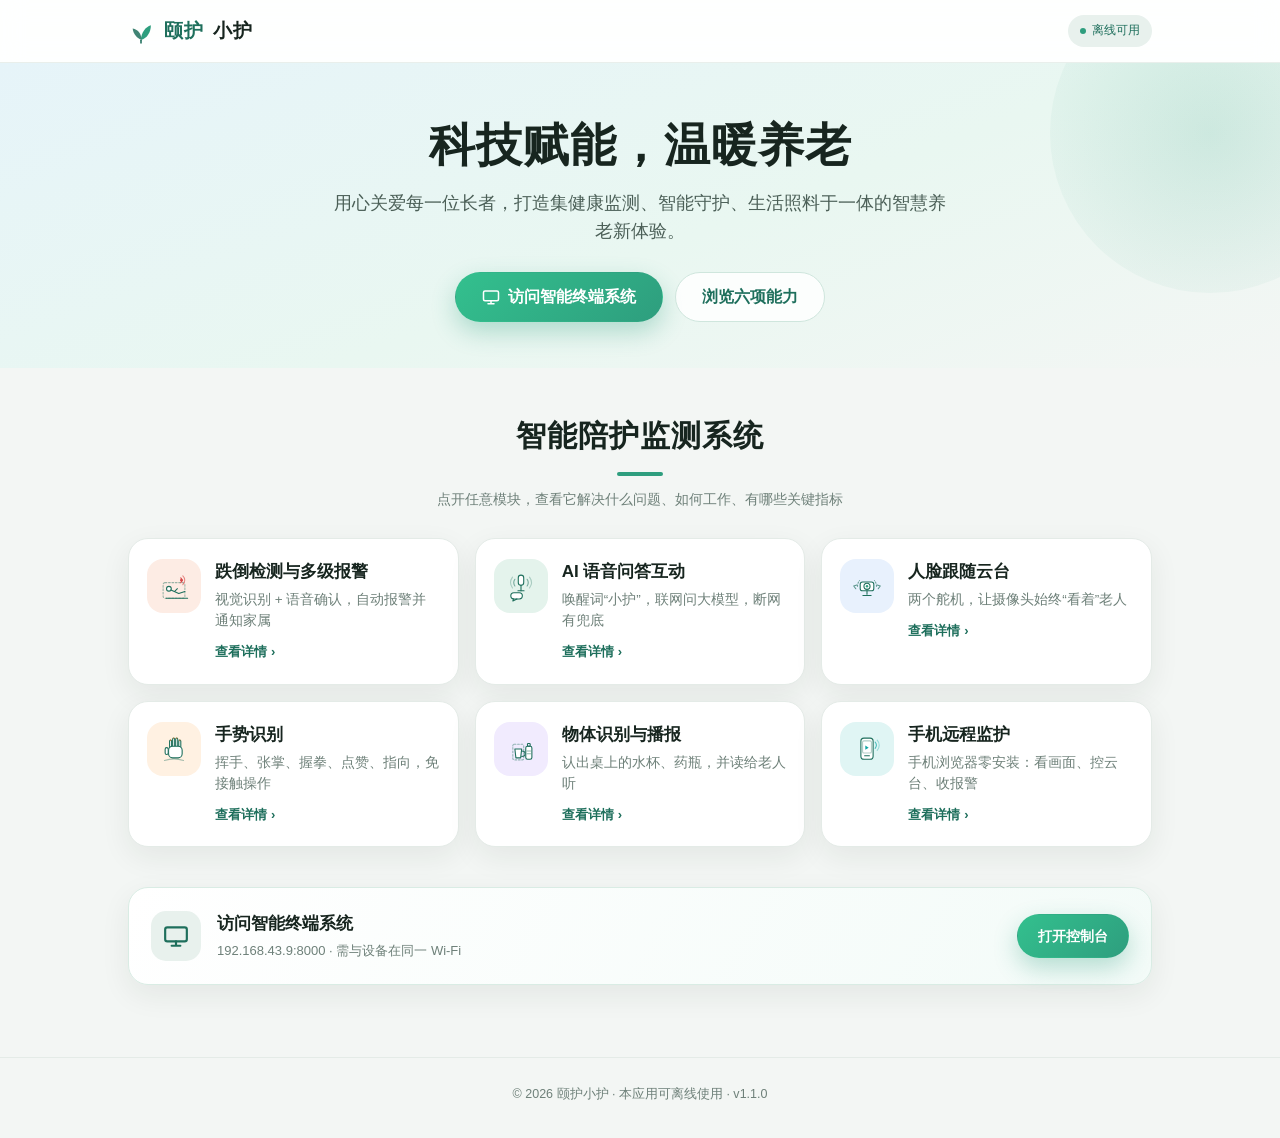
<file: index.html>
﻿<!DOCTYPE html>
<html lang="zh-CN">
<head>
  <meta charset="utf-8">
  <meta name="viewport" content="width=device-width, initial-scale=1, viewport-fit=cover">
  <title>颐护小护 · 智慧陪护</title>
  <meta name="description" content="颐护小护：面向独居老人的多模态智慧陪护应用，九项能力，离线可用。">
  <meta name="theme-color" content="#1E6F5C">
  <link rel="manifest" href="manifest.json">
  <link rel="icon" type="image/png" href="favicon.png">
  <link rel="apple-touch-icon" href="assets/icons/apple-touch-icon.png">
  <meta name="apple-mobile-web-app-capable" content="yes">
  <meta name="apple-mobile-web-app-status-bar-style" content="default">
  <meta name="apple-mobile-web-app-title" content="颐护小护">
  <link rel="stylesheet" href="assets/css/style.css">
</head>
<body>

<header class="site-header">
  <div class="wrap header-inner">
    <a class="brand" href="./index.html">
      <img class="leaf" src="assets/img/logo.svg" alt="">
      <em>颐护</em><span>小护</span>
    </a>
    <span class="header-tag"><i></i>离线可用</span>
  </div>
</header>

<main>
  <section class="hero">
    <div class="wrap hero-center">
      <h1>科技赋能，温暖养老</h1>
      <p>用心关爱每一位长者，打造集健康监测、智能守护、生活照料于一体的智慧养老新体验。</p>
      <div class="cta-row">
        <a class="btn btn-primary" href="terminal.html">
          <svg width="18" height="18" viewBox="0 0 24 24" fill="none" stroke="currentColor" stroke-width="2" stroke-linecap="round" stroke-linejoin="round"><rect x="2" y="4" width="20" height="13" rx="2"/><path d="M8 21h8M12 17v4"/></svg>
          访问智能终端系统
        </a>
        <a class="btn btn-ghost" href="#modules">浏览六项能力</a>
      </div>
    </div>
  </section>

  <section class="section" id="modules">
    <div class="wrap">
      <div class="section-head">
        <h2>智能陪护监测系统</h2>
        <div class="rule"></div>
        <p>点开任意模块，查看它解决什么问题、如何工作、有哪些关键指标</p>
      </div>

      <div class="grid" id="grid"></div>

      <a class="terminal-card" href="terminal.html">
        <span class="screen">
          <svg width="26" height="26" viewBox="0 0 24 24" fill="none" stroke="#1E6F5C" stroke-width="2" stroke-linecap="round" stroke-linejoin="round"><rect x="2" y="4" width="20" height="13" rx="2"/><path d="M8 21h8M12 17v4"/></svg>
        </span>
        <span>
          <h3>访问智能终端系统</h3>
          <p id="terminal-host">树莓派 Web 控制台 · 需与设备在同一 Wi-Fi</p>
        </span>
        <span class="btn btn-primary">打开控制台</span>
      </a>
    </div>
  </section>
</main>

<footer class="site-footer">
  <div class="wrap">
    © 2026 颐护小护 · 本应用可离线使用 · v<span id="app-version">1.0.0</span>
  </div>
</footer>

<div class="install-bar" id="install-bar" hidden>
  <img src="assets/icons/icon-192.png" alt="" width="40" height="40">
  <div class="install-text">
    <strong>把「颐护小护」装到桌面</strong>
    <span id="install-tip">离线可用，打开即用</span>
  </div>
  <button class="btn btn-primary" id="install-btn">安装</button>
  <button class="install-close" id="install-close" aria-label="关闭">×</button>
</div>

<script src="assets/js/data.js"></script>
<script src="assets/js/app.js"></script>
</body>
</html>
</file>
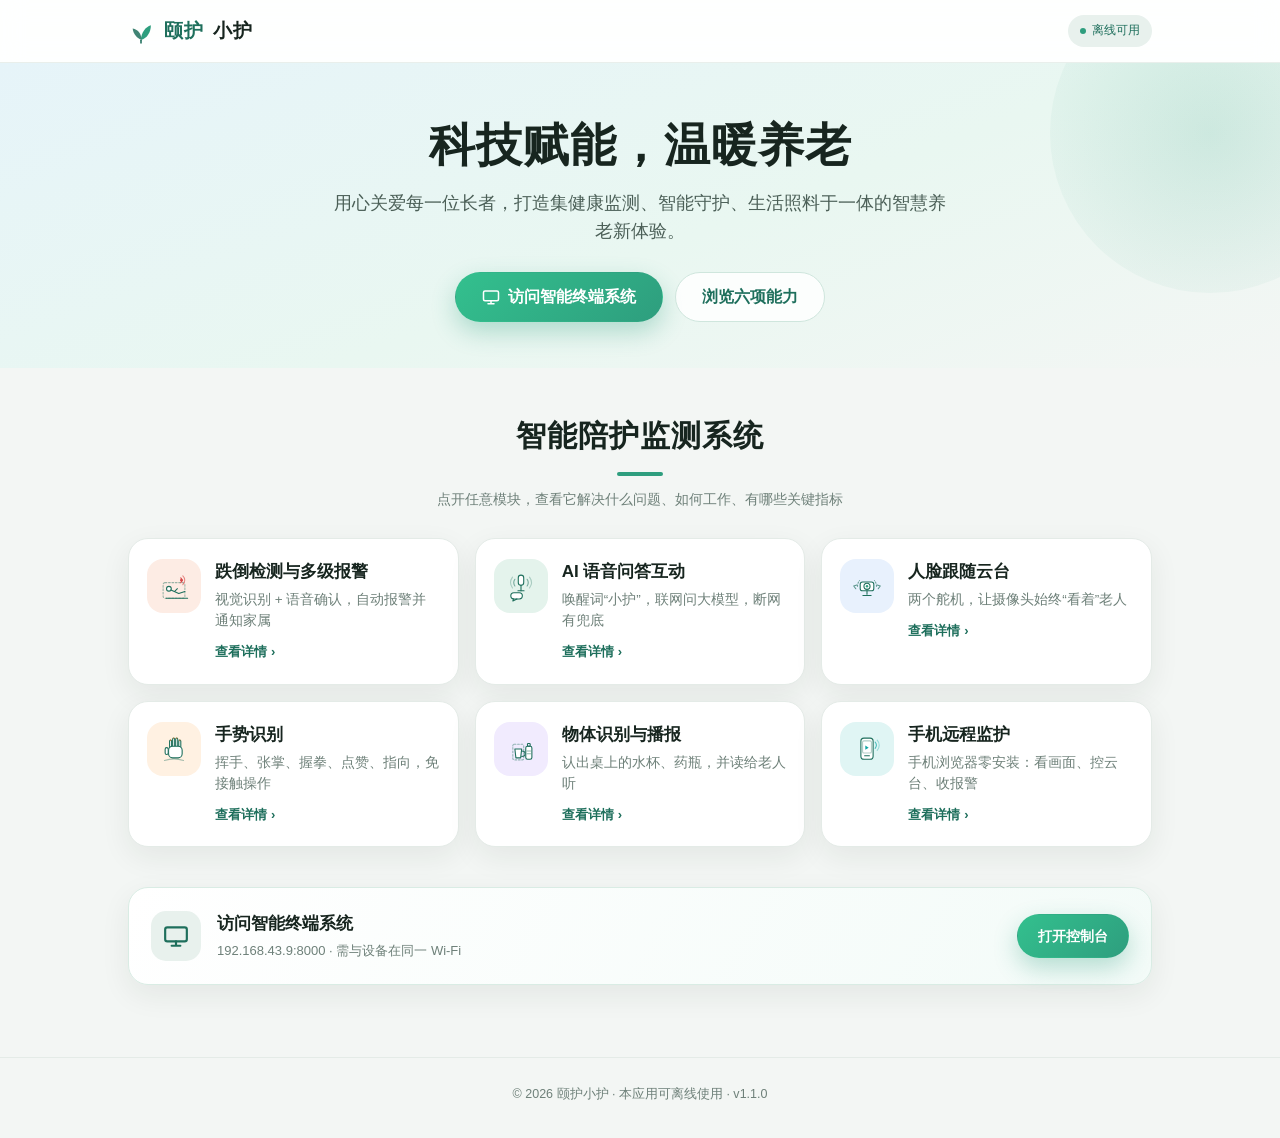
<file: module.html>
<!DOCTYPE html>
<html lang="zh-CN">
<head>
  <meta charset="utf-8">
  <meta name="viewport" content="width=device-width, initial-scale=1, viewport-fit=cover">
  <title>模块详情 · 颐护小护</title>
  <meta name="theme-color" content="#1E6F5C">
  <link rel="manifest" href="manifest.json">
  <link rel="icon" type="image/png" href="favicon.png">
  <link rel="apple-touch-icon" href="assets/icons/apple-touch-icon.png">
  <link rel="stylesheet" href="assets/css/style.css">
</head>
<body>

<header class="detail-header">
  <div class="wrap detail-bar">
    <a class="back-icon" href="index.html" aria-label="返回首页">
      <svg width="20" height="20" viewBox="0 0 24 24" fill="none" stroke="currentColor" stroke-width="2.2" stroke-linecap="round" stroke-linejoin="round"><path d="M15 18l-6-6 6-6"/></svg>
    </a>
    <span class="detail-bar-title" id="bar-title">智能陪护</span>
    <span class="detail-bar-space" aria-hidden="true"></span>
  </div>
</header>

<main class="wrap" id="detail">
  <section class="detail-hero">
    <div class="art" id="art"></div>
    <div class="detail-title">
      <span class="badge" id="badge"></span>
      <h1 id="title"></h1>
    </div>
    <p class="detail-lead" id="lead"></p>
  </section>

  <section class="block">
    <h2>它解决什么问题</h2>
    <p id="problem"></p>
  </section>

  <section class="block">
    <h2>怎么工作</h2>
    <ol class="steps" id="steps"></ol>
  </section>

  <section class="block">
    <h2>流程示意</h2>
    <div class="flow" id="flow"></div>
    <div class="branch" id="branch"></div>
    <p class="flow-cap">上图：四步主流程；下方为关键判断点的分支走向</p>
  </section>

  <section class="block">
    <h2>关键参数对比</h2>
    <div class="bars" id="bars"></div>
    <p class="flow-cap">条形长度按各自量程归一化，数值见右侧；部分指标为示意值</p>
  </section>

  <section class="block">
    <h2>详细参数</h2>
    <table class="spec-table"><tbody id="specs"></tbody></table>
  </section>

  <section class="block">
    <h2>适用场景</h2>
    <div class="chips" id="chips"></div>
  </section>

  <nav class="pager" id="pager"></nav>
</main>

<footer class="site-footer">
  <div class="wrap">© 2026 颐护小护 · 本应用可离线使用</div>
</footer>

<script src="assets/js/data.js"></script>
<script src="assets/js/module.js"></script>
</body>
</html>
</file>
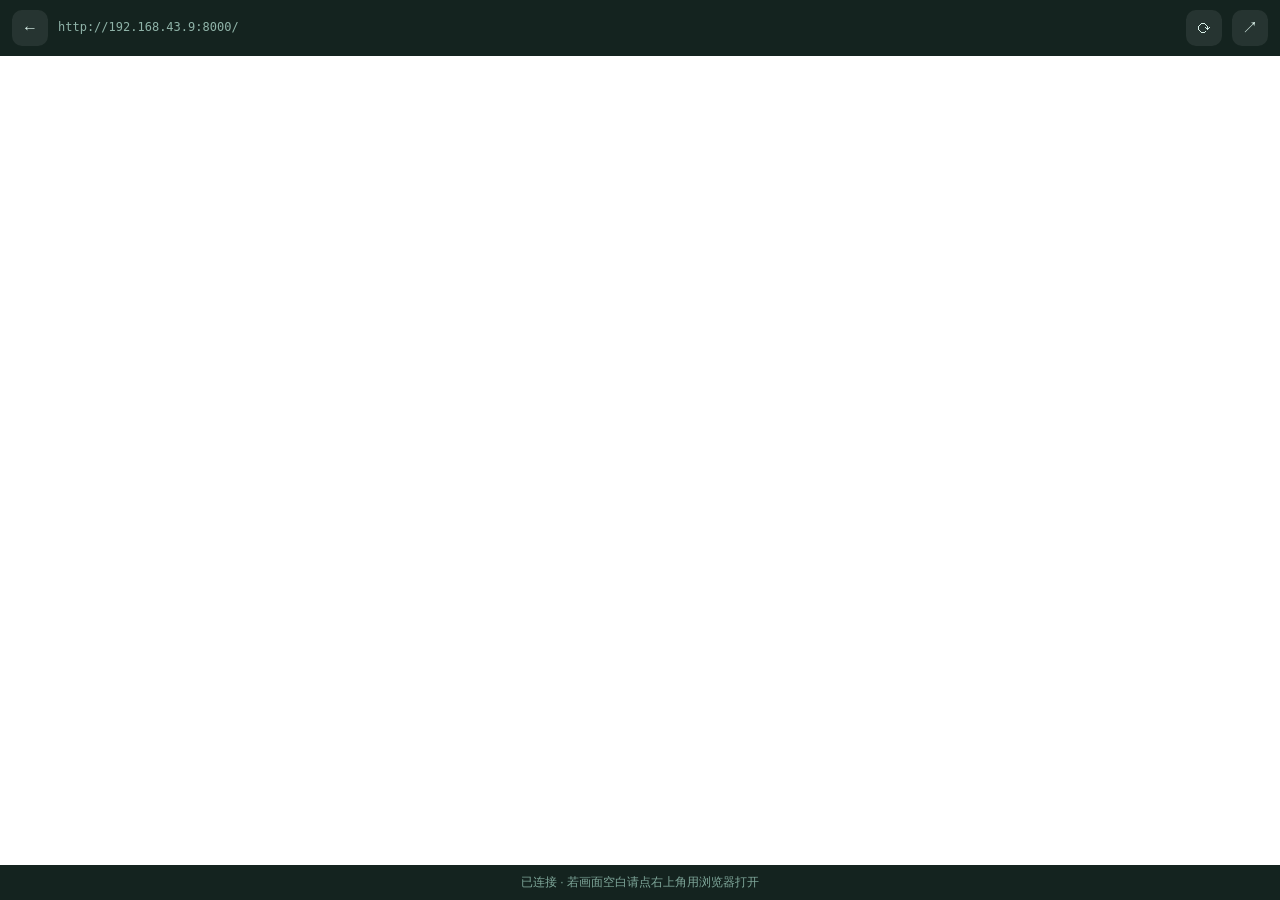
<file: terminal.html>
<!DOCTYPE html>
<html lang="zh-CN">
<head>
  <meta charset="utf-8">
  <meta name="viewport" content="width=device-width, initial-scale=1, viewport-fit=cover">
  <title>智能终端系统 · 颐护小护</title>
  <meta name="theme-color" content="#14231f">
  <link rel="icon" type="image/png" href="favicon.png">
  <link rel="stylesheet" href="assets/css/style.css">
</head>
<body>

<div class="term-shell">
  <div class="term-bar">
    <button class="icon-btn" id="back" aria-label="返回">←</button>
    <span class="url" id="url"></span>
    <button class="icon-btn" id="reload" aria-label="刷新">⟳</button>
    <a class="icon-btn" id="external" aria-label="用浏览器打开" target="_blank" rel="noopener">↗</a>
  </div>

  <div class="term-frame">
    <iframe id="frame" title="智能终端系统" allow="camera; microphone; fullscreen"></iframe>

    <div class="term-fallback" id="fallback">
      <h2>暂时连不上终端系统</h2>
      <p>请确认手机与树莓派连接同一个 Wi-Fi，并且设备上的服务已启动。</p>
      <p class="muted" id="fallback-url" style="color:#6e8079;font-size:13px;word-break:break-all"></p>
      <div class="cta-row" style="margin-top:16px">
        <a class="btn btn-primary" id="open-browser" target="_blank" rel="noopener">用浏览器打开</a>
        <button class="btn btn-ghost" id="copy-url">复制地址</button>
      </div>
      <button class="btn btn-ghost" id="retry" style="margin-top:10px">再试一次</button>
    </div>
  </div>

  <div class="term-tip" id="tip">正在连接设备…</div>
</div>

<script src="assets/js/data.js"></script>
<script src="assets/js/terminal.js"></script>
</body>
</html>
</file>
<file: assets/css/style.css>
/* 颐护小护 · 全局样式 */
:root {
  --brand: #1e6f5c;
  --brand-2: #2e9e7e;
  --brand-soft: #e8f1ed;
  --bg: #f3f6f4;
  --card: #ffffff;
  --text: #17251f;
  --sub: #6e8079;
  --line: #e4ebe7;
  --warm: #e98a3c;
  --danger: #d64545;
  --shadow: 0 10px 30px rgba(23, 37, 31, 0.07);
  --radius: 20px;
}

* { box-sizing: border-box; -webkit-tap-highlight-color: transparent; }

html { -webkit-text-size-adjust: 100%; }

body {
  margin: 0;
  background: var(--bg);
  color: var(--text);
  font-family: -apple-system, BlinkMacSystemFont, "PingFang SC", "Microsoft YaHei", "Helvetica Neue", sans-serif;
  font-size: 16px;
  line-height: 1.6;
  -webkit-font-smoothing: antialiased;
}

img, svg { display: block; max-width: 100%; }

a { color: inherit; text-decoration: none; }

.wrap {
  width: 100%;
  max-width: 1060px;
  margin: 0 auto;
  padding: 0 18px;
}

/* ---------- 顶部导航 ---------- */
.site-header {
  position: sticky;
  top: 0;
  z-index: 40;
  background: rgba(255, 255, 255, 0.92);
  backdrop-filter: saturate(180%) blur(12px);
  border-bottom: 1px solid rgba(228, 235, 231, 0.8);
}

.header-inner {
  display: flex;
  align-items: center;
  justify-content: space-between;
  height: 62px;
}

.brand {
  display: flex;
  align-items: center;
  gap: 10px;
  font-weight: 700;
  font-size: 19px;
  letter-spacing: 0.5px;
}

.brand .leaf { width: 26px; height: 26px; }
.brand em { font-style: normal; color: var(--brand); }
.brand span { color: var(--text); }

.header-tag {
  display: inline-flex;
  align-items: center;
  gap: 6px;
  font-size: 12px;
  color: var(--brand);
  background: var(--brand-soft);
  padding: 6px 12px;
  border-radius: 999px;
}

.header-tag i {
  width: 6px; height: 6px; border-radius: 50%;
  background: var(--brand-2);
  display: inline-block;
}

/* ---------- 首屏 ---------- */
.hero {
  position: relative;
  overflow: hidden;
  padding: 54px 0 46px;
  background: linear-gradient(160deg, #e6f4f9 0%, #e9f7f1 55%, #f3f6f4 100%);
}

.hero::after {
  content: "";
  position: absolute;
  right: -90px;
  top: -90px;
  width: 320px;
  height: 320px;
  border-radius: 50%;
  background: radial-gradient(circle, rgba(46, 158, 126, 0.16), rgba(46, 158, 126, 0));
}

.hero h1 {
  margin: 0 0 14px;
  font-size: clamp(30px, 6vw, 46px);
  line-height: 1.25;
  letter-spacing: 1px;
  font-weight: 800;
}

.hero p {
  margin: 0 auto;
  max-width: 620px;
  color: #4b5f57;
  font-size: clamp(15px, 2.4vw, 18px);
}

.hero-center { text-align: center; position: relative; z-index: 1; }

.cta-row {
  display: flex;
  flex-wrap: wrap;
  gap: 12px;
  justify-content: center;
  margin-top: 26px;
}

.btn {
  display: inline-flex;
  align-items: center;
  justify-content: center;
  gap: 8px;
  height: 50px;
  padding: 0 26px;
  border-radius: 999px;
  font-size: 16px;
  font-weight: 600;
  border: 1px solid transparent;
  cursor: pointer;
  transition: transform 0.15s ease, box-shadow 0.15s ease;
}

.btn:active { transform: scale(0.98); }

.btn-primary {
  background: linear-gradient(135deg, #33c08e, var(--brand-2));
  color: #fff;
  box-shadow: 0 10px 24px rgba(46, 158, 126, 0.32);
}

.btn-ghost {
  background: rgba(255, 255, 255, 0.85);
  color: var(--brand);
  border-color: #cfe6dd;
}

/* ---------- 区块 ---------- */
.section { padding: 44px 0 10px; }

.section-head { text-align: center; margin-bottom: 28px; }

.section-head h2 {
  margin: 0;
  font-size: clamp(22px, 4.4vw, 30px);
  letter-spacing: 1px;
}

.section-head .rule {
  width: 46px;
  height: 4px;
  border-radius: 4px;
  background: var(--brand-2);
  margin: 12px auto 0;
}

.section-head p { margin: 12px 0 0; color: var(--sub); font-size: 14px; }

/* ---------- 模块卡片 ---------- */
.grid {
  display: grid;
  grid-template-columns: repeat(auto-fill, minmax(280px, 1fr));
  gap: 16px;
}

.card {
  display: flex;
  gap: 14px;
  align-items: flex-start;
  background: var(--card);
  border: 1px solid var(--line);
  border-radius: var(--radius);
  padding: 20px 18px;
  box-shadow: var(--shadow);
  transition: transform 0.18s ease, box-shadow 0.18s ease, border-color 0.18s ease;
}

.card:hover {
  transform: translateY(-3px);
  box-shadow: 0 16px 34px rgba(23, 37, 31, 0.1);
  border-color: #cfe6dd;
}

.card .ico {
  flex: 0 0 54px;
  width: 54px;
  height: 54px;
  border-radius: 16px;
  display: grid;
  place-items: center;
  background: var(--brand-soft);
}

.card .ico svg { width: 34px; height: 34px; }

.card h3 {
  margin: 2px 0 6px;
  font-size: 17px;
  line-height: 1.35;
}

.card p {
  margin: 0;
  color: var(--sub);
  font-size: 13.5px;
  line-height: 1.55;
}

.card .go {
  margin-top: 10px;
  font-size: 13px;
  color: var(--brand);
  font-weight: 600;
  display: inline-flex;
  align-items: center;
  gap: 4px;
}

/* ---------- 终端入口 ---------- */
.terminal-card {
  margin: 40px 0 8px;
  display: flex;
  align-items: center;
  gap: 16px;
  padding: 22px 22px;
  border-radius: var(--radius);
  background: linear-gradient(120deg, #ffffff, #f3fbf8);
  border: 1px solid #d9ece4;
  box-shadow: var(--shadow);
}

.terminal-card .screen {
  width: 50px; height: 50px;
  border-radius: 15px;
  background: var(--brand-soft);
  display: grid; place-items: center;
  flex: 0 0 50px;
}

.terminal-card h3 { margin: 0 0 4px; font-size: 17px; }
.terminal-card p { margin: 0; color: var(--sub); font-size: 13px; }

.terminal-card .btn {
  margin-left: auto;
  height: 44px;
  padding: 0 20px;
  font-size: 14px;
}

/* ---------- 页脚 ---------- */
.site-footer {
  margin-top: 54px;
  padding: 26px 0 34px;
  color: var(--sub);
  font-size: 12.5px;
  text-align: center;
  border-top: 1px solid var(--line);
}

/* ---------- 详情页 ---------- */
.detail-header {
  position: sticky;
  top: 0;
  z-index: 30;
  background: rgba(255, 255, 255, 0.94);
  backdrop-filter: blur(10px);
  border-bottom: 1px solid var(--line);
}

.back {
  display: inline-flex;
  align-items: center;
  gap: 6px;
  height: 56px;
  font-size: 15px;
  color: var(--sub);
}

.detail-hero {
  padding: 22px 0 8px;
}

.detail-hero .art {
  border-radius: 22px;
  overflow: hidden;
  background: #fff;
  border: 1px solid var(--line);
  box-shadow: var(--shadow);
}

.detail-hero .art svg { width: 100%; height: auto; }

.detail-title {
  display: flex;
  align-items: center;
  gap: 12px;
  margin-top: 22px;
}

.detail-title .badge {
  width: 46px; height: 46px;
  border-radius: 14px;
  display: grid; place-items: center;
  background: var(--brand-soft);
  flex: 0 0 46px;
}

.detail-title .badge svg { width: 28px; height: 28px; }

.detail-title h1 { margin: 0; font-size: clamp(22px, 4.6vw, 30px); line-height: 1.3; }

.detail-lead {
  margin: 14px 0 0;
  font-size: 17px;
  color: var(--brand);
  font-weight: 600;
}

.block {
  margin-top: 26px;
  background: var(--card);
  border: 1px solid var(--line);
  border-radius: var(--radius);
  padding: 22px 20px;
  box-shadow: var(--shadow);
}

.block h2 {
  margin: 0 0 12px;
  font-size: 17px;
  display: flex;
  align-items: center;
  gap: 8px;
}

.block h2::before {
  content: "";
  width: 6px;
  height: 18px;
  border-radius: 4px;
  background: var(--brand-2);
}

.block p { margin: 0; color: #3c4f48; font-size: 15px; }

.steps { list-style: none; margin: 0; padding: 0; counter-reset: step; }

.steps li {
  position: relative;
  padding: 0 0 20px 46px;
  counter-increment: step;
}

.steps li:last-child { padding-bottom: 0; }

.steps li::before {
  content: counter(step);
  position: absolute;
  left: 0;
  top: 0;
  width: 30px;
  height: 30px;
  border-radius: 50%;
  background: var(--brand-soft);
  color: var(--brand);
  font-size: 14px;
  font-weight: 700;
  display: grid;
  place-items: center;
}

.steps li::after {
  content: "";
  position: absolute;
  left: 14px;
  top: 34px;
  bottom: 4px;
  width: 2px;
  background: #e3eee9;
}

.steps li:last-child::after { display: none; }

.steps strong { display: block; font-size: 15.5px; margin-bottom: 3px; }
.steps span { color: var(--sub); font-size: 14px; }

.spec-table {
  width: 100%;
  border-collapse: collapse;
  font-size: 14.5px;
}

.spec-table tr { border-bottom: 1px solid #f0f5f2; }
.spec-table tr:last-child { border-bottom: none; }
.spec-table td { padding: 11px 2px; vertical-align: top; }
.spec-table td:first-child { color: var(--sub); width: 44%; }
.spec-table td:last-child { color: var(--text); font-weight: 600; text-align: right; }

.chips { display: flex; flex-wrap: wrap; gap: 8px; }

/* 流程示意图 */
.flow {
  margin: 4px 0 6px;
  padding: 10px 4px;
  background: linear-gradient(180deg, #f7fbf9, #ffffff);
  border-radius: 14px;
}

.flow svg { width: 100%; height: auto; display: block; }

.flow-cap {
  margin: 6px 0 0;
  text-align: center;
  font-size: 12.5px;
  color: #8b9a94;
}

.chip {
  font-size: 13px;
  color: var(--brand);
  background: var(--brand-soft);
  border-radius: 999px;
  padding: 7px 14px;
}

.pager {
  display: flex;
  gap: 12px;
  margin: 28px 0 0;
}

.pager a {
  flex: 1;
  background: #fff;
  border: 1px solid var(--line);
  border-radius: 16px;
  padding: 14px 16px;
  font-size: 14px;
  color: var(--sub);
}

.pager a strong { display: block; color: var(--text); font-size: 15px; margin-top: 2px; }

/* ---------- 终端页 ---------- */
.term-shell {
  height: 100vh;
  display: flex;
  flex-direction: column;
  background: #0f1a17;
}

.term-bar {
  display: flex;
  align-items: center;
  gap: 10px;
  padding: 10px 12px;
  background: #14231f;
  color: #d8efe7;
  font-size: 13px;
  flex: 0 0 auto;
}

.term-bar .url {
  flex: 1;
  overflow: hidden;
  text-overflow: ellipsis;
  white-space: nowrap;
  color: #8fb3a8;
  font-family: ui-monospace, Menlo, Consolas, monospace;
  font-size: 12px;
}

.icon-btn {
  width: 36px;
  height: 36px;
  border-radius: 10px;
  background: rgba(255, 255, 255, 0.08);
  color: #d8efe7;
  border: none;
  display: grid;
  place-items: center;
  font-size: 16px;
  cursor: pointer;
}

.term-frame { flex: 1; position: relative; background: #fff; }

.term-frame iframe { width: 100%; height: 100%; border: 0; background: #fff; }

.term-fallback {
  position: absolute;
  inset: 0;
  background: #f3f6f4;
  display: none;
  flex-direction: column;
  align-items: center;
  justify-content: center;
  text-align: center;
  padding: 28px;
  gap: 10px;
}

.term-fallback.show { display: flex; }

.term-fallback h2 { margin: 0; font-size: 18px; }
.term-fallback p { margin: 0; color: var(--sub); font-size: 14px; max-width: 360px; }

.term-tip {
  flex: 0 0 auto;
  padding: 8px 12px;
  background: #14231f;
  color: #7fa79a;
  font-size: 12px;
  text-align: center;
}

/* ---------- 安装提示 ---------- */
.install-bar {
  position: fixed;
  left: 14px;
  right: 14px;
  bottom: 14px;
  z-index: 60;
  display: flex;
  align-items: center;
  gap: 12px;
  padding: 14px 16px;
  border-radius: 18px;
  background: #ffffff;
  border: 1px solid var(--line);
  box-shadow: 0 16px 40px rgba(23, 37, 31, 0.18);
}

.install-bar[hidden] { display: none; }

.install-bar img { border-radius: 10px; flex: 0 0 auto; }

.install-text { flex: 1; min-width: 0; }
.install-text strong { display: block; font-size: 14.5px; }
.install-text span { display: block; color: var(--sub); font-size: 12.5px; margin-top: 2px; }

.install-bar .btn {
  height: 38px;
  padding: 0 18px;
  font-size: 14px;
  flex: 0 0 auto;
}

.install-close {
  position: absolute;
  top: -6px;
  right: -6px;
  width: 26px;
  height: 26px;
  border-radius: 50%;
  border: 1px solid var(--line);
  background: #fff;
  color: var(--sub);
  font-size: 16px;
  line-height: 1;
  cursor: pointer;
}

/* 详情页顶栏：返回 + 模块名 */
.detail-bar {
  display: flex;
  align-items: center;
  gap: 6px;
  height: 56px;
}

.back-icon {
  width: 40px;
  height: 40px;
  display: grid;
  place-items: center;
  border-radius: 12px;
  color: var(--sub);
  flex: 0 0 40px;
}

.back-icon:active { background: #eef4f1; }

.detail-bar-title {
  flex: 1;
  text-align: center;
  font-size: 16px;
  font-weight: 600;
  color: var(--text);
  white-space: nowrap;
  overflow: hidden;
  text-overflow: ellipsis;
}

.detail-bar-space { flex: 0 0 40px; }

/* 分支判断 */
.branch {
  margin: 10px 0 4px;
  padding-left: 18px;
  border-left: 2px dashed #d7e6df;
}

.branch-title {
  font-size: 12.5px;
  color: #8b9a94;
  margin-bottom: 8px;
}

.branch-item {
  display: flex;
  align-items: flex-start;
  gap: 9px;
  font-size: 14px;
  line-height: 1.5;
  padding: 9px 12px;
  border-radius: 10px;
  margin-bottom: 8px;
}

.branch-item:last-child { margin-bottom: 0; }
.branch-item.ok { background: #eef8f3; color: #1e6f5c; }
.branch-item.no { background: #fdf0ec; color: #b4451f; }

.b-tag {
  flex: 0 0 20px;
  width: 20px;
  height: 20px;
  border-radius: 50%;
  color: #fff;
  font-size: 12px;
  font-weight: 700;
  display: grid;
  place-items: center;
  margin-top: 1px;
}

.branch-item.ok .b-tag { background: #2e9e7e; }
.branch-item.no .b-tag { background: #d64545; }

/* 参数条形图 */
.bars {
  display: flex;
  flex-direction: column;
  gap: 13px;
  margin: 6px 0 6px;
}

.bar-row {
  display: grid;
  grid-template-columns: 96px 1fr 92px;
  align-items: center;
  gap: 10px;
}

.bar-label { font-size: 13.5px; color: #4b5f57; }

.bar-track {
  height: 10px;
  border-radius: 6px;
  background: #eef4f1;
  overflow: hidden;
}

.bar-fill {
  display: block;
  height: 100%;
  border-radius: 6px;
  transition: width 0.4s ease;
}

.bar-value {
  font-size: 13.5px;
  font-weight: 600;
  text-align: right;
  color: var(--text);
}

/* ---------- 小屏 ---------- */
@media (max-width: 640px) {
  .hero { padding: 40px 0 34px; }
  .grid { grid-template-columns: 1fr; }
  .terminal-card { flex-wrap: wrap; }
  .terminal-card .btn { margin-left: 0; width: 100%; }
  .card { padding: 18px 16px; }
}
</file>
